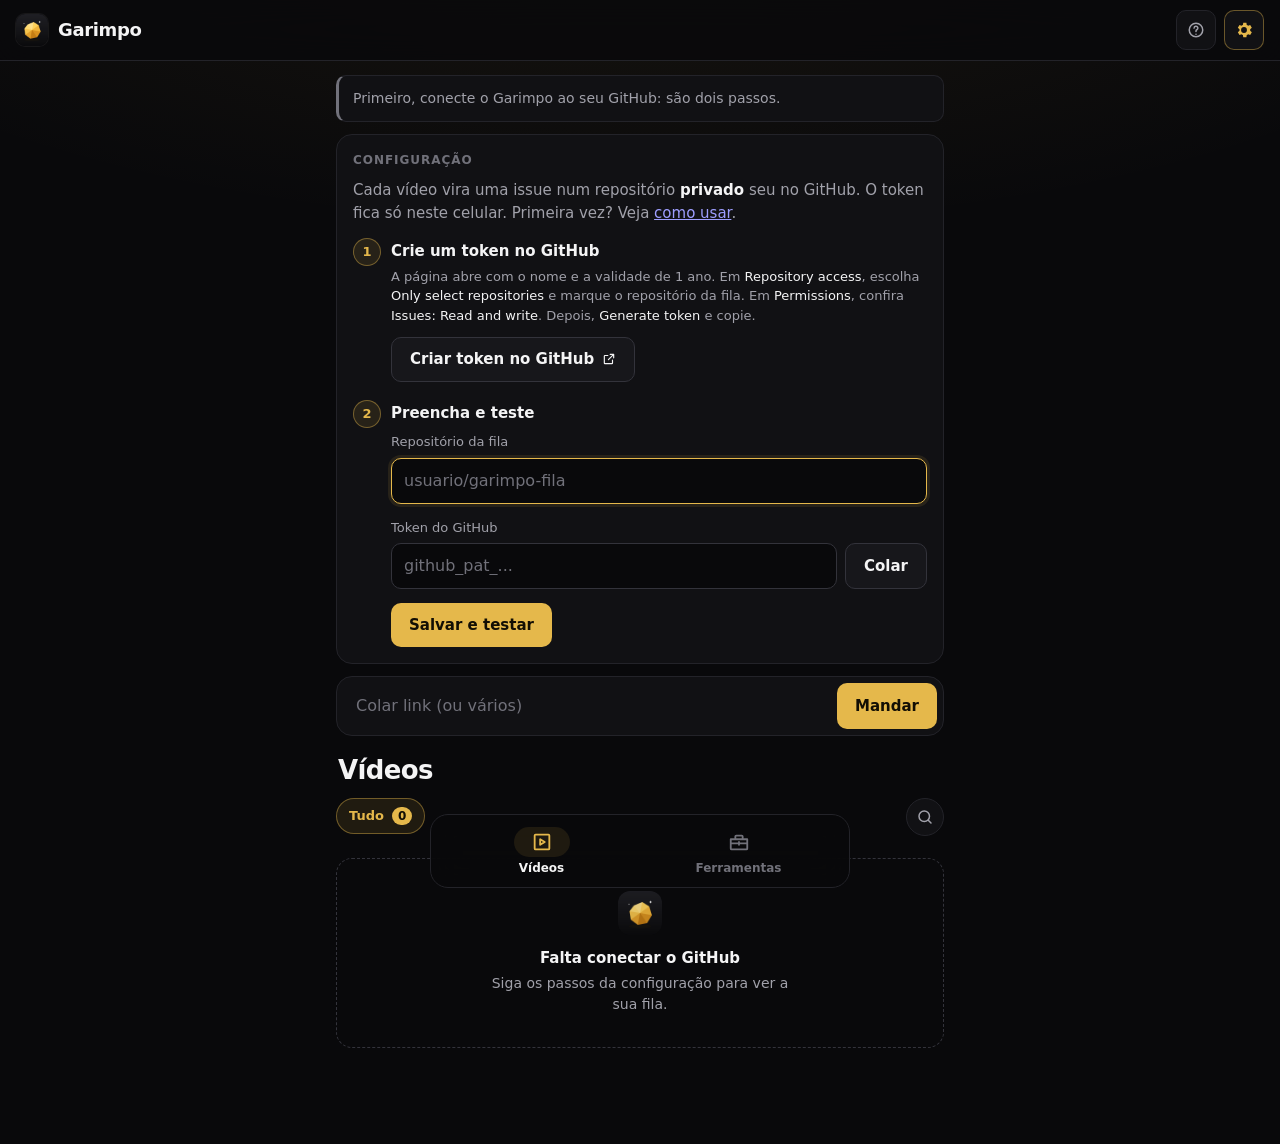
<file: index.html>
<!doctype html>
<html lang="pt-BR">
<head>
  <meta charset="utf-8">
  <meta name="viewport" content="width=device-width, initial-scale=1, viewport-fit=cover">
  <meta http-equiv="Content-Security-Policy"
        content="default-src 'self'; script-src 'self'; style-src 'self'; img-src 'self'; connect-src https://api.github.com; manifest-src 'self'; worker-src 'self'; base-uri 'none'; form-action 'none'">
  <meta name="referrer" content="no-referrer">
  <meta name="theme-color" content="#09090b">
  <meta name="color-scheme" content="dark">
  <meta name="description" content="Manda vídeos do Instagram para o Claude garimpar: só fica o que vale a pena.">
  <title>Garimpo</title>
  <link rel="manifest" href="manifest.webmanifest">
  <link rel="icon" href="icone-192.png" type="image/png">
  <link rel="apple-touch-icon" href="icone-192.png">
  <link rel="stylesheet" href="estilo.css?v=7">
  <script src="app.js?v=7" defer></script>
</head>
<body>
  <header class="topo">
    <div class="marca">
      <img src="icone-192.png" width="32" height="32" alt="">
      <div class="marca-texto">
        <h1>Garimpo</h1>
        <p id="atualizado" class="atualizado"></p>
      </div>
    </div>
    <div class="topo-acoes">
      <a class="botao-icone" href="ajuda.html" aria-label="Como usar">
        <svg class="ic" viewBox="0 0 24 24" width="18" height="18" aria-hidden="true"><path d="M12 21a9 9 0 1 0 0-18 9 9 0 0 0 0 18zM9.5 9.5a2.5 2.5 0 1 1 3.6 2.2c-.7.4-1.1.9-1.1 1.7V14M12 17.5v.01"/></svg>
      </a>
      <span id="offline" class="pilula-offline" hidden>Sem internet</span>
      <button type="button" id="atualizar" class="botao-icone" aria-label="Atualizar a lista">
        <svg class="ic" viewBox="0 0 24 24" width="18" height="18" aria-hidden="true"><path d="M20 12a8 8 0 1 1-2.34-5.66L20 8.5M20 3.5v5h-5"/></svg>
      </button>
      <button type="button" id="abrir-config" class="botao-icone" aria-label="Configurações" aria-controls="config" aria-expanded="false">
        <svg viewBox="0 0 24 24" width="20" height="20" aria-hidden="true"><path fill="currentColor" d="M19.4 13a7.6 7.6 0 0 0 0-2l2-1.6-2-3.4-2.4 1a7.4 7.4 0 0 0-1.7-1l-.4-2.6h-3.8l-.4 2.6a7.4 7.4 0 0 0-1.7 1l-2.4-1-2 3.4 2 1.6a7.6 7.6 0 0 0 0 2l-2 1.6 2 3.4 2.4-1a7.4 7.4 0 0 0 1.7 1l.4 2.6h3.8l.4-2.6a7.4 7.4 0 0 0 1.7-1l2.4 1 2-3.4-2-1.6zM12 15.5a3.5 3.5 0 1 1 0-7 3.5 3.5 0 0 1 0 7z"/></svg>
      </button>
    </div>
  </header>

  <main>
    <p id="aviso" class="aviso" role="alert" hidden></p>

    <section id="instalar-app" class="faixa" hidden aria-labelledby="titulo-instalar">
      <div class="faixa-texto">
        <h2 id="titulo-instalar" class="faixa-titulo">Instale o Garimpo</h2>
        <p class="suave pequeno">Assim ele aparece no Compartilhar do Instagram.</p>
      </div>
      <button type="button" id="instalar" class="botao botao-pequeno">Instalar</button>
      <button type="button" id="instalar-depois" class="faixa-fechar" aria-label="Agora não">
        <svg class="ic" viewBox="0 0 24 24" width="16" height="16" aria-hidden="true"><path d="M18 6 6 18M6 6l12 12"/></svg>
      </button>
    </section>

    <section id="config" class="cartao" hidden aria-labelledby="titulo-config">
      <div class="cartao-topo">
        <h2 id="titulo-config">Configuração</h2>
        <p id="conectado" class="conectado" hidden></p>
      </div>
      <p class="suave">Cada vídeo vira uma issue num repositório <strong>privado</strong> seu no GitHub. O token fica só
        neste celular. Primeira vez? Veja <a href="ajuda.html">como usar</a>.</p>
      <form id="form-config" novalidate>
        <ol class="passos">
          <li>
            <p class="passo-titulo">Crie um token no GitHub</p>
            <p class="suave pequeno">A página abre com o nome e a validade de 1 ano. Em <em>Repository access</em>,
              escolha <em>Only select repositories</em> e marque o repositório da fila. Em <em>Permissions</em>,
              confira <em>Issues: Read and write</em>. Depois, <em>Generate token</em> e copie.</p>
            <a class="botao botao-secundario botao-link" target="_blank" rel="noopener noreferrer"
               href="https://github.com/settings/personal-access-tokens/new?name=Garimpo+celular&amp;description=App+Garimpo%3A+so+as+issues+do+repositorio+da+fila&amp;expires_in=366&amp;issues=write">
              Criar token no GitHub
              <svg class="ic" viewBox="0 0 24 24" width="14" height="14" aria-hidden="true"><path d="M14 4h6v6M20 4l-9 9M18 14v5a1 1 0 0 1-1 1H5a1 1 0 0 1-1-1V7a1 1 0 0 1 1-1h5"/></svg>
            </a>
          </li>
          <li>
            <p class="passo-titulo">Preencha e teste</p>
            <label for="repo">Repositório da fila</label>
            <input id="repo" name="repo" type="text" inputmode="url" autocomplete="off" autocapitalize="off"
                   spellcheck="false" placeholder="usuario/garimpo-fila" required>
            <label for="token">Token do GitHub</label>
            <div class="linha-campo">
              <input id="token" name="token" type="password" autocomplete="off" autocapitalize="off" spellcheck="false"
                     placeholder="github_pat_..." required>
              <button type="button" id="colar-token" class="botao botao-secundario">Colar</button>
            </div>
            <div class="linha-botoes">
              <button type="submit" id="salvar-config" class="botao">Salvar e testar</button>
              <button type="button" id="apagar-config" class="botao botao-perigo">Apagar deste celular</button>
            </div>
          </li>
        </ol>
      </form>
    </section>

    <section id="compartilhado" class="cartao destaque" hidden aria-labelledby="titulo-compartilhado">
      <div class="recebido-topo">
        <span id="selo" class="selo" aria-hidden="true"></span>
        <div>
          <h2 id="titulo-compartilhado">Vídeo recebido</h2>
          <p id="estado-compartilhado" class="estado"></p>
        </div>
      </div>
      <p id="link-compartilhado" class="link-quebra"></p>
      <div id="andamento-compartilhado"></div>
      <p id="dica-compartilhado" class="suave pequeno" hidden>O PC baixa e transcreve sozinho (a cada 30 min). Depois é
        só pedir no Claude Code: “analisa os vídeos novos”. A resposta aparece aqui na lista.</p>
      <div id="veredito-anterior" hidden></div>
      <form id="form-nota" hidden novalidate>
        <label for="nota">Nota para o Claude <span class="apagado">(opcional)</span></label>
        <textarea id="nota" name="nota" rows="2" maxlength="500" placeholder="ex.: ver se serve pro Ultron"></textarea>
        <button type="submit" class="botao">Salvar nota</button>
      </form>
    </section>

    <form id="form-colar" class="barra-colar" novalidate>
      <label for="link-colado" class="so-leitor">Link do vídeo</label>
      <input id="link-colado" name="link" type="text" inputmode="url" autocomplete="off" autocapitalize="off"
             spellcheck="false" placeholder="Colar link (ou vários)">
      <button type="submit" class="botao">Mandar</button>
    </form>

    <section id="secao-pendentes" class="cartao" hidden aria-labelledby="titulo-pendentes">
      <h2 id="titulo-pendentes">Ainda não enviados</h2>
      <p class="suave pequeno">Ficaram neste celular porque a internet ou o GitHub falhou.</p>
      <ul id="lista-pendentes" class="lista-simples"></ul>
      <button type="button" id="reenviar" class="botao">Tentar de novo</button>
    </section>

    <section class="painel" aria-labelledby="titulo-vista">
      <div class="cabecalho-vista">
        <h2 id="titulo-vista" class="titulo-vista">Vídeos</h2>
        <p id="resumo" class="resumo"></p>
      </div>
      <div class="linha-filtros">
        <div id="filtros" class="filtros" role="group" aria-label="Filtrar"></div>
        <button type="button" id="abrir-busca" class="botao-icone botao-busca" aria-label="Buscar" aria-controls="busca" aria-expanded="false">
          <svg class="ic" viewBox="0 0 24 24" width="18" height="18" aria-hidden="true"><path d="M11 18a7 7 0 1 0 0-14 7 7 0 0 0 0 14zM20 20l-4-4"/></svg>
        </button>
      </div>
      <label for="busca" class="so-leitor">Buscar</label>
      <input id="busca" type="search" class="busca" placeholder="Buscar ferramenta, nota ou análise" autocomplete="off" hidden>
      <p id="dica-fila" class="dica" hidden>
        <svg class="ic" viewBox="0 0 24 24" width="16" height="16" aria-hidden="true"><path d="M12 7v5l3 2M12 21a9 9 0 1 0 0-18 9 9 0 0 0 0 18z"/></svg>
        <span id="dica-fila-texto"></span>
      </p>
      <ul id="fila" class="fila"></ul>
      <div id="carregando" class="esqueletos" hidden aria-hidden="true">
        <div class="esqueleto"></div><div class="esqueleto"></div><div class="esqueleto"></div>
      </div>
      <div id="fila-vazia" class="vazio" hidden>
        <img src="icone-192.png" width="44" height="44" alt="">
        <p id="fila-vazia-titulo" class="vazio-titulo"></p>
        <p id="fila-vazia-texto" class="vazio-texto"></p>
      </div>
    </section>
  </main>

  <nav id="vistas" class="abas" aria-label="Seções">
    <button type="button" data-vista="videos" aria-pressed="true">
      <span class="aba-icone">
        <svg class="ic" viewBox="0 0 24 24" width="22" height="22" aria-hidden="true"><path d="M5 4h14a1 1 0 0 1 1 1v14a1 1 0 0 1-1 1H5a1 1 0 0 1-1-1V5a1 1 0 0 1 1-1zM10 9v6l5-3z"/></svg>
        <span id="n-novos" class="aba-n"></span>
      </span>
      <span class="aba-nome">Vídeos</span>
    </button>
    <button type="button" data-vista="ferramentas" aria-pressed="false">
      <span class="aba-icone">
        <svg class="ic" viewBox="0 0 24 24" width="22" height="22" aria-hidden="true"><path d="M3 9h18v10a1 1 0 0 1-1 1H4a1 1 0 0 1-1-1zM8 9V6a1 1 0 0 1 1-1h6a1 1 0 0 1 1 1v3M3 13.5h18M12 12v3"/></svg>
        <span id="n-ferramentas" class="aba-n aba-n-neutro"></span>
      </span>
      <span class="aba-nome">Ferramentas</span>
    </button>
  </nav>

  <div id="toast" class="toast" role="status" aria-live="polite" hidden></div>
</body>
</html>
</file>
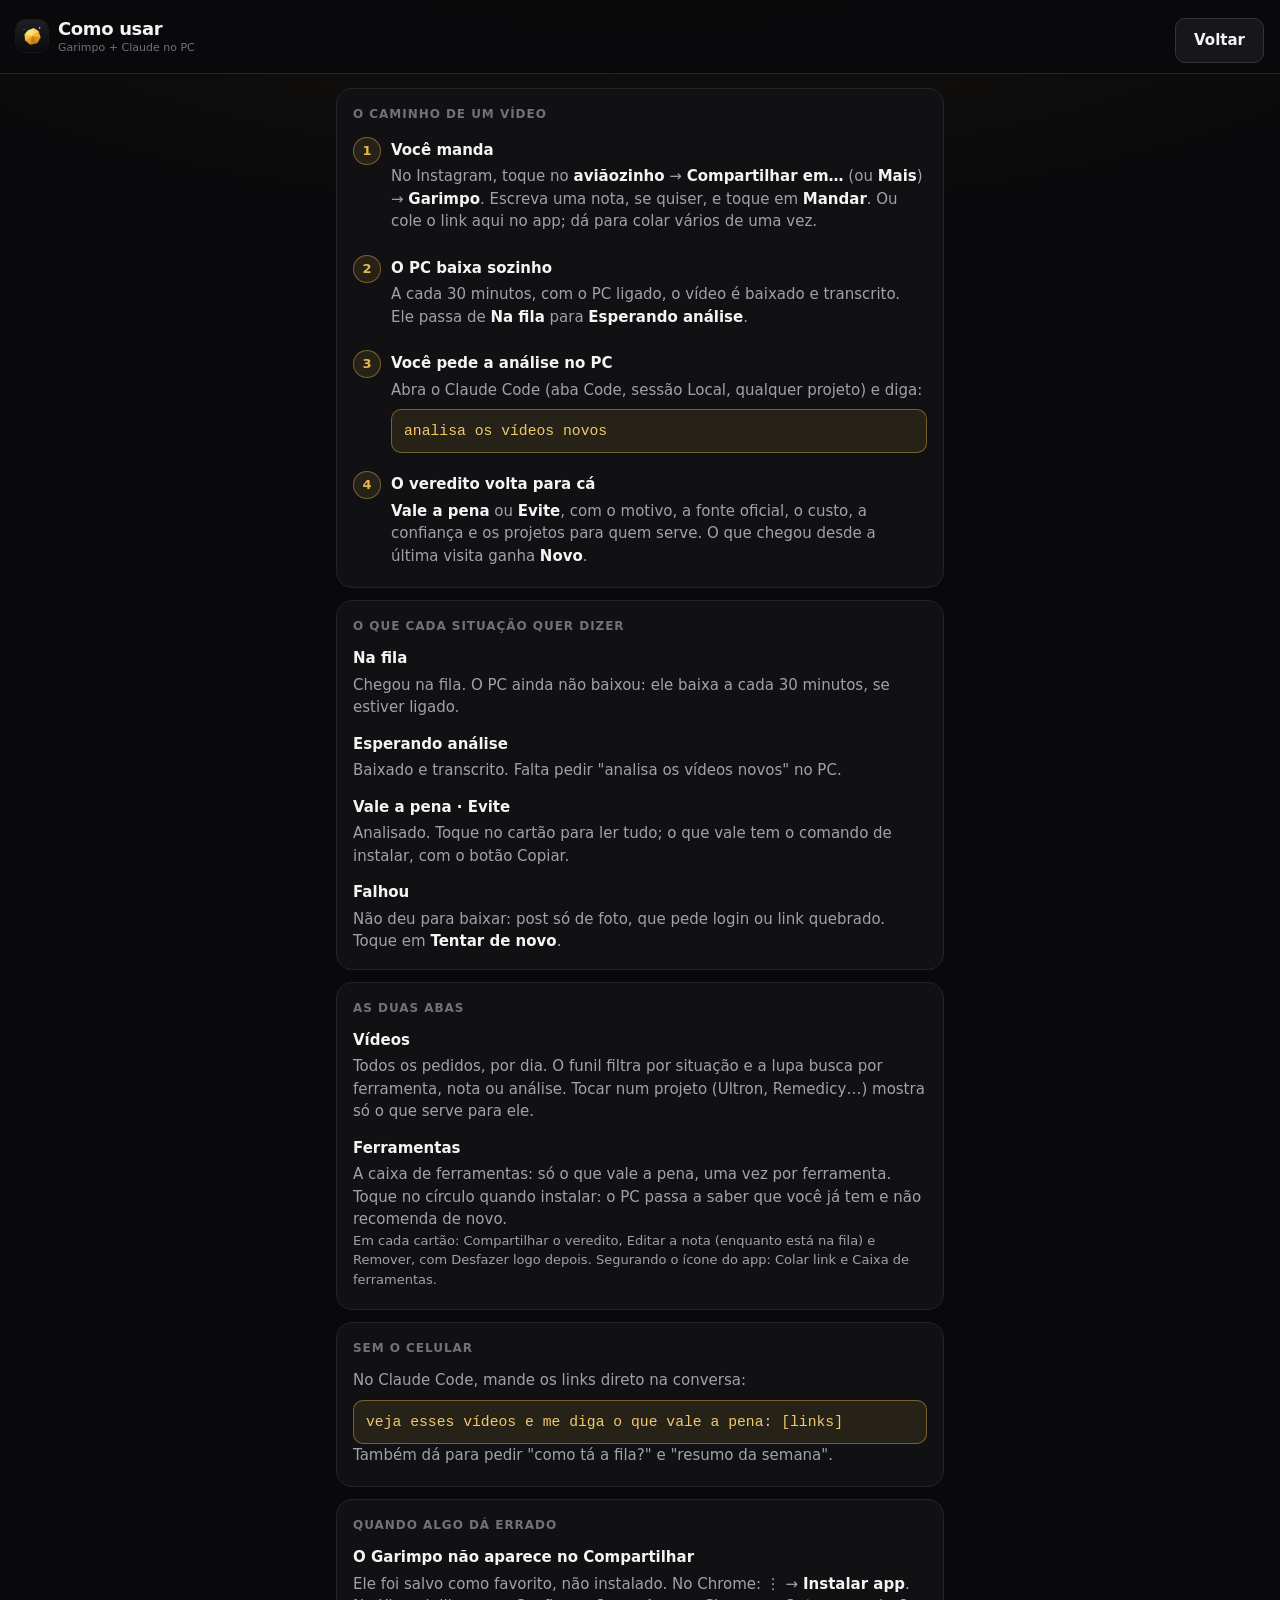
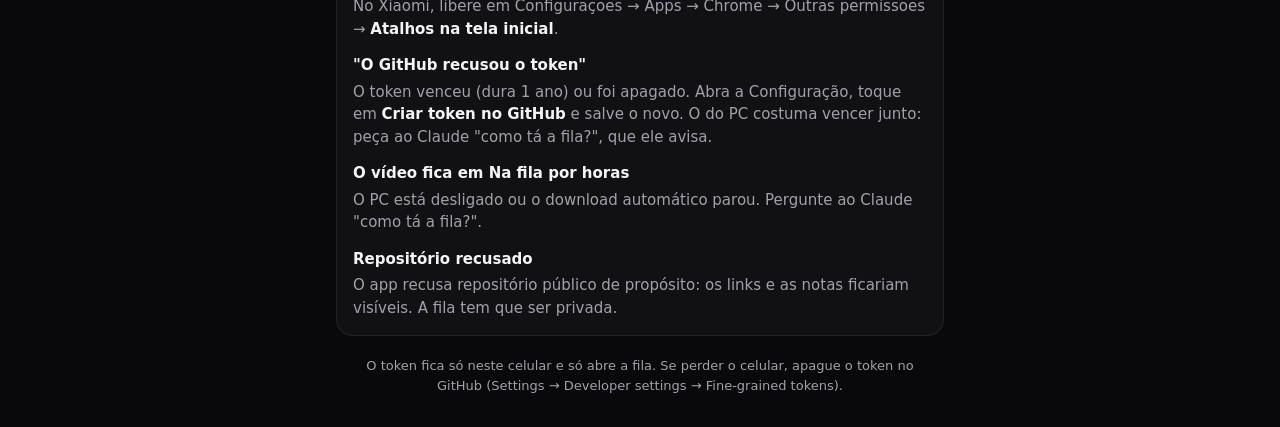
<file: ajuda.html>
<!doctype html>
<html lang="pt-BR">
<head>
  <meta charset="utf-8">
  <meta name="viewport" content="width=device-width, initial-scale=1, viewport-fit=cover">
  <meta http-equiv="Content-Security-Policy"
        content="default-src 'self'; script-src 'none'; style-src 'self'; img-src 'self'; manifest-src 'self'; base-uri 'none'; form-action 'none'">
  <meta name="referrer" content="no-referrer">
  <meta name="theme-color" content="#09090b">
  <meta name="color-scheme" content="dark">
  <title>Como usar · Garimpo</title>
  <link rel="manifest" href="manifest.webmanifest">
  <link rel="icon" href="icone-192.png" type="image/png">
  <link rel="stylesheet" href="estilo.css?v=7">
</head>
<body>
  <header class="topo">
    <div class="marca">
      <img src="icone-192.png" width="32" height="32" alt="">
      <div class="marca-texto">
        <h1>Como usar</h1>
        <p class="atualizado">Garimpo + Claude no PC</p>
      </div>
    </div>
    <div class="topo-acoes">
      <a class="botao botao-secundario botao-link" href="./">Voltar</a>
    </div>
  </header>

  <main class="ajuda">
    <section class="cartao">
      <h2>O caminho de um vídeo</h2>
      <ol class="passos">
        <li>
          <p class="passo-titulo">Você manda</p>
          <p class="suave">No Instagram, toque no <strong>aviãozinho</strong> → <strong>Compartilhar em…</strong> (ou
            <strong>Mais</strong>) → <strong>Garimpo</strong>. Escreva uma nota, se quiser, e toque em
            <strong>Mandar</strong>. Ou cole o link aqui no app; dá para colar vários de uma vez.</p>
        </li>
        <li>
          <p class="passo-titulo">O PC baixa sozinho</p>
          <p class="suave">A cada 30 minutos, com o PC ligado, o vídeo é baixado e transcrito. Ele passa de
            <strong>Na fila</strong> para <strong>Esperando análise</strong>.</p>
        </li>
        <li>
          <p class="passo-titulo">Você pede a análise no PC</p>
          <p class="suave">Abra o Claude Code (aba Code, sessão Local, qualquer projeto) e diga:</p>
          <p class="frase-ajuda">analisa os vídeos novos</p>
        </li>
        <li>
          <p class="passo-titulo">O veredito volta para cá</p>
          <p class="suave"><strong>Vale a pena</strong> ou <strong>Evite</strong>, com o motivo, a fonte oficial, o
            custo, a confiança e os projetos para quem serve. O que chegou desde a última visita ganha
            <strong>Novo</strong>.</p>
        </li>
      </ol>
    </section>

    <section class="cartao">
      <h2>O que cada situação quer dizer</h2>
      <dl class="lista-ajuda">
        <dt>Na fila</dt>
        <dd>Chegou na fila. O PC ainda não baixou: ele baixa a cada 30 minutos, se estiver ligado.</dd>
        <dt>Esperando análise</dt>
        <dd>Baixado e transcrito. Falta pedir "analisa os vídeos novos" no PC.</dd>
        <dt>Vale a pena · Evite</dt>
        <dd>Analisado. Toque no cartão para ler tudo; o que vale tem o comando de instalar, com o botão Copiar.</dd>
        <dt>Falhou</dt>
        <dd>Não deu para baixar: post só de foto, que pede login ou link quebrado. Toque em <strong>Tentar de
          novo</strong>.</dd>
      </dl>
    </section>

    <section class="cartao">
      <h2>As duas abas</h2>
      <dl class="lista-ajuda">
        <dt>Vídeos</dt>
        <dd>Todos os pedidos, por dia. O funil filtra por situação e a lupa busca por ferramenta, nota ou análise.
          Tocar num projeto (Ultron, Remedicy…) mostra só o que serve para ele.</dd>
        <dt>Ferramentas</dt>
        <dd>A caixa de ferramentas: só o que vale a pena, uma vez por ferramenta. Toque no círculo quando instalar:
          o PC passa a saber que você já tem e não recomenda de novo.</dd>
      </dl>
      <p class="suave pequeno">Em cada cartão: Compartilhar o veredito, Editar a nota (enquanto está na fila) e Remover,
        com Desfazer logo depois. Segurando o ícone do app: Colar link e Caixa de ferramentas.</p>
    </section>

    <section class="cartao">
      <h2>Sem o celular</h2>
      <p class="suave">No Claude Code, mande os links direto na conversa:</p>
      <p class="frase-ajuda">veja esses vídeos e me diga o que vale a pena: [links]</p>
      <p class="suave">Também dá para pedir "como tá a fila?" e "resumo da semana".</p>
    </section>

    <section class="cartao">
      <h2>Quando algo dá errado</h2>
      <dl class="lista-ajuda">
        <dt>O Garimpo não aparece no Compartilhar</dt>
        <dd>Ele foi salvo como favorito, não instalado. No Chrome: ⋮ → <strong>Instalar app</strong>. No Xiaomi,
          libere em Configurações → Apps → Chrome → Outras permissões → <strong>Atalhos na tela inicial</strong>.</dd>
        <dt>"O GitHub recusou o token"</dt>
        <dd>O token venceu (dura 1 ano) ou foi apagado. Abra a Configuração, toque em <strong>Criar token no
          GitHub</strong> e salve o novo. O do PC costuma vencer junto: peça ao Claude "como tá a fila?", que ele
          avisa.</dd>
        <dt>O vídeo fica em Na fila por horas</dt>
        <dd>O PC está desligado ou o download automático parou. Pergunte ao Claude "como tá a fila?".</dd>
        <dt>Repositório recusado</dt>
        <dd>O app recusa repositório público de propósito: os links e as notas ficariam visíveis. A fila tem que ser
          privada.</dd>
      </dl>
    </section>

    <p class="rodape-ajuda suave pequeno">O token fica só neste celular e só abre a fila. Se perder o celular, apague o
      token no GitHub (Settings → Developer settings → Fine-grained tokens).</p>
  </main>
</body>
</html>
</file>
<file: estilo.css>
/* Garimpo: tema unico, escuro. Preto, cinzas neutros e um dourado so para acao, marca e o que e novo. */
:root {
  --fundo: #09090b;
  --superficie: #111114;
  --superficie-2: #17171b;
  --superficie-3: #1f1f24;
  --borda: #232329;
  --borda-forte: #33333b;
  --texto: #f4f4f5;
  --suave: #a1a1aa;
  --apagado: #71717a;
  --ouro: #e5b84b;
  --ouro-forte: #f2c96a;
  --ouro-fundo: rgba(229, 184, 75, .1);
  --ouro-borda: rgba(229, 184, 75, .42);
  --sobre-ouro: #120e04;
  --ok: #4ade80;
  --ok-fundo: rgba(74, 222, 128, .1);
  --erro: #f87171;
  --erro-fundo: rgba(248, 113, 113, .1);
  --raio: 16px;
  --raio-p: 10px;
  --mono: ui-monospace, "Cascadia Mono", "SFMono-Regular", Consolas, "Roboto Mono", monospace;
  color-scheme: dark;
}

* { box-sizing: border-box; }

html { -webkit-text-size-adjust: 100%; background: var(--fundo); }

body {
  margin: 0;
  min-height: 100vh;
  min-height: 100dvh;
  background:
    radial-gradient(120% 60% at 50% -10%, rgba(229, 184, 75, .07), transparent 60%),
    var(--fundo);
  background-attachment: fixed;
  color: var(--texto);
  font: 15px/1.5 system-ui, -apple-system, "Segoe UI", Roboto, "Helvetica Neue", sans-serif;
  -webkit-font-smoothing: antialiased;
  -webkit-tap-highlight-color: transparent;
}

[hidden] { display: none !important; }

.ic {
  flex: none;
  fill: none;
  stroke: currentColor;
  stroke-width: 2;
  stroke-linecap: round;
  stroke-linejoin: round;
}

/* ------------------------------------------------------------------ topo */

.topo {
  position: sticky;
  top: 0;
  z-index: 2;
  display: flex;
  align-items: center;
  justify-content: space-between;
  gap: 12px;
  padding: max(10px, env(safe-area-inset-top)) 16px 10px;
  background: rgba(9, 9, 11, .82);
  -webkit-backdrop-filter: blur(16px) saturate(140%);
  backdrop-filter: blur(16px) saturate(140%);
  border-bottom: 1px solid var(--borda);
}

.marca { display: flex; align-items: center; gap: 10px; min-width: 0; }
.marca-texto { min-width: 0; }
.atualizado { margin: 1px 0 0; font-size: .6875rem; line-height: 1.2; color: var(--apagado); white-space: nowrap; }
.atualizado:empty { display: none; }
.marca img { display: block; border-radius: 9px; box-shadow: 0 0 0 1px rgba(255, 255, 255, .06); }
.topo-acoes { display: flex; align-items: center; gap: 8px; }

h1 { margin: 0; font-size: 1.125rem; font-weight: 750; line-height: 1.2; letter-spacing: -.02em; }

h2 {
  margin: 0 0 12px;
  font-size: .75rem;
  font-weight: 600;
  letter-spacing: .08em;
  text-transform: uppercase;
  color: var(--apagado);
}

.pilula-offline {
  padding: 3px 10px;
  border-radius: 999px;
  background: var(--erro-fundo);
  color: var(--erro);
  font-size: .75rem;
  font-weight: 600;
}

main {
  max-width: 640px;
  margin: 0 auto;
  padding: 14px 16px calc(env(safe-area-inset-bottom) + 96px);
  display: grid;
  grid-template-columns: minmax(0, 1fr); /* um comando longo nao alarga a pagina */
  gap: 12px;
}

/* ------------------------------------------------------------------ blocos */

.cartao {
  background: var(--superficie);
  border: 1px solid var(--borda);
  border-radius: var(--raio);
  padding: 16px;
}

.cartao-topo { display: flex; align-items: center; justify-content: space-between; gap: 10px; flex-wrap: wrap; margin-bottom: 10px; }
.cartao-topo h2 { margin: 0; }

.destaque {
  border-color: var(--ouro-borda);
  box-shadow: 0 0 0 1px rgba(229, 184, 75, .06), 0 14px 34px -16px rgba(229, 184, 75, .35);
}

.suave { color: var(--suave); margin: 0 0 4px; }
.apagado { color: var(--apagado); font-weight: 400; }
.pequeno { font-size: .8125rem; }
strong { color: var(--texto); font-weight: 600; }
em { font-style: normal; color: var(--texto); }
.so-leitor {
  position: absolute; width: 1px; height: 1px; overflow: hidden;
  clip: rect(0 0 0 0); white-space: nowrap;
}

.conectado {
  display: inline-flex;
  align-items: center;
  gap: 8px;
  margin: 0;
  padding: 4px 10px;
  border-radius: 999px;
  background: var(--ok-fundo);
  color: var(--ok);
  font-size: .8125rem;
  font-weight: 600;
}
.conectado::before { content: ""; width: 6px; height: 6px; border-radius: 50%; background: currentColor; }

/* instalar: uma faixa fina, que some com "Agora nao" */
.faixa {
  display: flex;
  align-items: center;
  gap: 10px;
  padding: 10px 6px 10px 14px;
  border: 1px solid var(--ouro-borda);
  border-radius: var(--raio);
  background: linear-gradient(90deg, rgba(229, 184, 75, .1), rgba(229, 184, 75, .03));
}
.faixa-texto { flex: 1; min-width: 0; }
.faixa-titulo { margin: 0; font-size: .875rem; letter-spacing: normal; text-transform: none; color: var(--texto); }
.faixa-texto .suave { margin: 0; font-size: .75rem; }
.botao-pequeno { min-height: 36px; padding: 6px 14px; font-size: .875rem; }
.faixa-fechar {
  flex: none;
  display: grid;
  place-items: center;
  width: 36px;
  height: 36px;
  border: 0;
  border-radius: 50%;
  background: transparent;
  color: var(--apagado);
  cursor: pointer;
}
.faixa-fechar:active { background: var(--superficie-3); color: var(--texto); }

/* passos da configuracao */
.passos { list-style: none; margin: 14px 0 0; padding: 0; counter-reset: passo; display: grid; grid-template-columns: minmax(0, 1fr); gap: 18px; }
.passos > li { position: relative; padding-left: 38px; counter-increment: passo; }
.passos > li::before {
  content: counter(passo);
  position: absolute;
  left: 0;
  top: 0;
  display: grid;
  place-items: center;
  width: 26px;
  height: 26px;
  border-radius: 50%;
  background: var(--ouro-fundo);
  border: 1px solid var(--ouro-borda);
  color: var(--ouro);
  font-size: .8125rem;
  font-weight: 700;
}
#config[data-conectado="sim"] .passos > li::before { content: "✓"; background: var(--ok-fundo); border-color: transparent; color: var(--ok); }
.passo-titulo { margin: 2px 0 4px; font-weight: 600; }
.passos label:first-of-type { margin-top: 8px; }

/* ------------------------------------------------------------------ formularios */

label { display: block; margin: 14px 0 6px; font-size: .8125rem; font-weight: 500; color: var(--suave); }

input, textarea {
  width: 100%;
  min-height: 44px;
  padding: 10px 12px;
  border: 1px solid var(--borda-forte);
  border-radius: var(--raio-p);
  background: var(--fundo);
  color: var(--texto);
  font: inherit;
  font-size: 16px; /* evita o zoom do Chrome ao focar */
}

input::placeholder, textarea::placeholder { color: var(--apagado); }
textarea { resize: vertical; }

input:focus, textarea:focus { outline: none; border-color: var(--ouro); box-shadow: 0 0 0 3px var(--ouro-fundo); }
button:focus-visible, a:focus-visible {
  outline: 2px solid var(--ouro);
  outline-offset: 2px;
}

.botao {
  display: inline-flex;
  align-items: center;
  justify-content: center;
  gap: 8px;
  min-height: 44px;
  padding: 10px 18px;
  border: 0;
  border-radius: var(--raio-p);
  background: var(--ouro);
  color: var(--sobre-ouro);
  font: inherit;
  font-weight: 650;
  text-decoration: none;
  cursor: pointer;
  touch-action: manipulation;
  user-select: none;
  white-space: nowrap;
}

.botao:active { background: var(--ouro-forte); transform: scale(.98); }
.botao:disabled { opacity: .5; cursor: default; transform: none; }

.botao-secundario {
  background: var(--superficie-2);
  color: var(--texto);
  border: 1px solid var(--borda-forte);
}
.botao-secundario:active { background: var(--superficie-3); }
.botao-link { margin-top: 8px; }

.botao-perigo {
  background: transparent;
  color: var(--suave);
  border: 1px solid var(--borda-forte);
}
.botao-perigo:active { color: var(--erro); border-color: var(--erro); background: transparent; }

.botao-icone {
  display: grid;
  place-items: center;
  width: 40px;
  height: 40px;
  border: 1px solid var(--borda);
  border-radius: var(--raio-p);
  background: var(--superficie);
  color: var(--suave);
  cursor: pointer;
  touch-action: manipulation;
}
.botao-icone:active { background: var(--superficie-2); }
.botao-icone[aria-expanded="true"] { color: var(--ouro); border-color: var(--ouro-borda); }
.botao-icone:disabled { cursor: default; }

.linha-botoes { display: flex; flex-wrap: wrap; gap: 8px; margin-top: 14px; }
.linha-campo { display: flex; gap: 8px; }
.linha-campo input { flex: 1; min-width: 0; }
#form-nota .botao { margin-top: 10px; }

.barra-colar {
  display: flex;
  gap: 8px;
  padding: 6px;
  border: 1px solid var(--borda);
  border-radius: var(--raio);
  background: var(--superficie);
}
.barra-colar input { flex: 1; min-width: 0; border-color: transparent; background: transparent; }
.barra-colar input:focus { border-color: var(--ouro-borda); background: var(--fundo); }

/* ------------------------------------------------------------------ mensagens */

.aviso {
  margin: 0;
  padding: 12px 14px;
  border: 1px solid var(--borda);
  border-left: 3px solid var(--apagado);
  border-radius: var(--raio-p);
  background: var(--superficie);
  color: var(--suave);
  font-size: .875rem;
}
.aviso[data-tipo="erro"] { border-left-color: var(--erro); color: var(--erro); background: var(--erro-fundo); }
.aviso[data-tipo="ok"] { border-left-color: var(--ok); color: var(--ok); background: var(--ok-fundo); }

.toast {
  position: fixed;
  left: 50%;
  bottom: calc(env(safe-area-inset-bottom) + 88px); /* acima da barra de abas */
  z-index: 3;
  max-width: calc(100% - 32px);
  padding: 10px 16px;
  border: 1px solid var(--borda-forte);
  border-radius: 999px;
  background: var(--superficie-3);
  color: var(--texto);
  font-size: .875rem;
  font-weight: 500;
  box-shadow: 0 12px 30px -10px rgba(0, 0, 0, .7);
  transform: translate(-50%, 12px);
  opacity: 0;
  display: flex;
  align-items: center;
  gap: 14px;
  width: max-content;
}
.toast.visivel { transform: translate(-50%, 0); opacity: 1; }
.toast:has(.toast-acao) { padding: 6px 6px 6px 16px; }
.toast-acao {
  min-height: 34px;
  padding: 0 14px;
  border: 0;
  border-radius: 999px;
  background: var(--ouro-fundo);
  color: var(--ouro);
  font: inherit;
  font-weight: 700;
  cursor: pointer;
}
.toast-acao:active { background: var(--ouro); color: var(--sobre-ouro); }

/* ------------------------------------------------------------------ video recebido */

.recebido-topo { display: flex; align-items: center; gap: 12px; margin-bottom: 10px; }
.recebido-topo h2 { margin: 0 0 2px; }

.selo {
  flex: none;
  display: grid;
  place-items: center;
  width: 36px;
  height: 36px;
  border-radius: 50%;
  background: var(--superficie-3);
  color: var(--suave);
}
.selo::before { content: ""; width: 14px; height: 14px; border-radius: 50%; border: 2px solid currentColor; border-right-color: transparent; }
.selo[data-tipo="ok"] { background: var(--ok-fundo); color: var(--ok); }
.selo[data-tipo="ok"]::before {
  width: 12px; height: 7px; border: 0; border-radius: 0;
  border-left: 2.5px solid currentColor; border-bottom: 2.5px solid currentColor;
  transform: translateY(-2px) rotate(-45deg);
}
.selo[data-tipo="erro"] { background: var(--erro-fundo); color: var(--erro); }
.selo[data-tipo="erro"]::before { content: "!"; width: auto; height: auto; border: 0; font-weight: 800; font-size: 1.05rem; }
.selo[data-tipo="espera"] { background: var(--ouro-fundo); color: var(--ouro); }

.estado { margin: 0; font-weight: 600; font-size: .9375rem; }
.estado[data-tipo="ok"] { color: var(--ok); }
.estado[data-tipo="erro"] { color: var(--erro); }

.link-quebra { margin: 0 0 4px; overflow-wrap: anywhere; font-size: .8125rem; color: var(--apagado); }
#andamento-compartilhado:not(:empty) { margin-bottom: 10px; }
#veredito-anterior { margin-top: 10px; }
#dica-compartilhado { margin: 0; }

.lista-simples { margin: 0 0 12px; padding-left: 18px; overflow-wrap: anywhere; font-size: .875rem; color: var(--suave); }

/* ------------------------------------------------------------------ cabecalho, filtros e busca */

.painel { display: grid; grid-template-columns: minmax(0, 1fr); gap: 10px; margin-top: 6px; }

/* titulo grande de cada aba, com o resumo embaixo */
.cabecalho-vista { padding: 2px 2px 0; }
.titulo-vista {
  margin: 0;
  font-size: 1.625rem;
  font-weight: 750;
  line-height: 1.15;
  letter-spacing: -.025em;
  text-transform: none;
  color: var(--texto);
}
.resumo { margin: 3px 0 0; font-size: .8125rem; color: var(--suave); }
.resumo:empty { display: none; }

.linha-filtros { display: flex; align-items: center; gap: 8px; }
.linha-filtros .filtros {
  flex: 1;
  min-width: 0;
  margin-right: 0;
  padding-right: 18px;
  /* a ponta some aos poucos: mostra que a fileira de filtros rola para o lado */
  -webkit-mask-image: linear-gradient(90deg, #000 calc(100% - 28px), transparent);
  mask-image: linear-gradient(90deg, #000 calc(100% - 28px), transparent);
}
.botao-busca { flex: none; width: 38px; height: 38px; border-radius: 999px; }
.botao-busca[aria-expanded="true"] { color: var(--ouro); border-color: var(--ouro-borda); }

.filtros {
  display: flex;
  gap: 8px;
  overflow-x: auto;
  margin: 0 -16px;
  padding: 2px 16px 4px;
  scrollbar-width: none;
  overscroll-behavior-x: contain;
}
.filtros::-webkit-scrollbar { display: none; }

.filtro {
  flex: none;
  display: inline-flex;
  align-items: center;
  gap: 8px;
  min-height: 36px;
  padding: 0 12px;
  border: 1px solid var(--borda);
  border-radius: 999px;
  background: var(--superficie);
  color: var(--suave);
  font: inherit;
  font-size: .8125rem;
  font-weight: 600;
  cursor: pointer;
  touch-action: manipulation;
}
.filtro-n {
  min-width: 20px;
  padding: 0 6px;
  border-radius: 999px;
  background: var(--superficie-3);
  color: var(--suave);
  font-size: .75rem;
  font-variant-numeric: tabular-nums;
  text-align: center;
}
.filtro[aria-pressed="true"] { border-color: var(--ouro-borda); background: var(--ouro-fundo); color: var(--ouro); }
.filtro[aria-pressed="true"] .filtro-n { background: var(--ouro); color: var(--sobre-ouro); }
.filtro-novos { border-color: var(--ouro-borda); color: var(--ouro); }
.filtro-novos::before { content: ""; width: 6px; height: 6px; border-radius: 50%; background: var(--ouro); }
.filtro-projeto { gap: 6px; border-color: var(--ouro); background: var(--ouro); color: var(--sobre-ouro); }
.filtro-projeto .ic { stroke-width: 2.6; }

.busca { min-height: 42px; border-color: var(--borda); background: var(--superficie); }

.dica {
  display: flex;
  align-items: flex-start;
  gap: 10px;
  margin: 0;
  padding: 10px 12px;
  border: 1px solid rgba(229, 184, 75, .2);
  border-radius: var(--raio-p);
  background: var(--ouro-fundo);
  color: var(--suave);
  font-size: .8125rem;
}
.dica .ic { margin-top: 2px; color: var(--ouro); }

/* ------------------------------------------------------------------ lista */

.fila { list-style: none; margin: 0; padding: 0; display: grid; grid-template-columns: minmax(0, 1fr); gap: 10px; }

.grupo { display: flex; align-items: center; gap: 10px; margin-top: 6px; }
.grupo:first-child { margin-top: 0; }
.grupo h3 {
  margin: 0;
  font-size: .6875rem;
  font-weight: 600;
  letter-spacing: .09em;
  text-transform: uppercase;
  color: var(--apagado);
}
.grupo::after { content: ""; flex: 1; height: 1px; background: var(--borda); }

.item {
  --cor: var(--borda-forte);
  --cor-fundo: var(--superficie-3);
  position: relative;
  padding: 14px 14px 14px 16px;
  border: 1px solid var(--borda);
  border-radius: var(--raio);
  background: var(--superficie);
  overflow: hidden;
}
.item::before { content: ""; position: absolute; inset: 0 auto 0 0; width: 3px; background: var(--cor); }
.item[data-situacao="vale"] { --cor: var(--ok); --cor-fundo: var(--ok-fundo); }
.item[data-situacao="evite"], .item[data-situacao="falhou"] { --cor: var(--erro); --cor-fundo: var(--erro-fundo); }
.item[data-situacao="esperando"], .item[data-situacao="fila"] { --cor: var(--ouro-borda); --cor-fundo: var(--ouro-fundo); }
.item[data-novo] { border-color: var(--ouro-borda); box-shadow: 0 10px 28px -18px rgba(229, 184, 75, .5); }

.item-topo { display: flex; align-items: flex-start; gap: 12px; }
.item-icone {
  flex: none;
  display: grid;
  place-items: center;
  width: 34px;
  height: 34px;
  border-radius: 50%;
  background: var(--cor-fundo);
  color: var(--cor);
}
.item[data-situacao="fila"] .item-icone, .item[data-situacao="esperando"] .item-icone { color: var(--ouro); }
.item-icone .ic { stroke-width: 2.4; }
.item-bloco { min-width: 0; flex: 1; }
.item-titulo { margin: 1px 0 0; font-size: 1rem; font-weight: 650; line-height: 1.3; letter-spacing: -.01em; overflow-wrap: anywhere; }
.item-meta { margin: 3px 0 0; font-size: .8125rem; color: var(--apagado); }
.item-meta .sep { margin: 0 6px; opacity: .7; }
.status { font-weight: 600; color: var(--suave); }
.status[data-tipo="ok"] { color: var(--ok); }
.status[data-tipo="erro"] { color: var(--erro); }
.status[data-tipo="espera"], .status[data-tipo="fila"] { color: var(--ouro); }

.novo {
  display: inline-block;
  vertical-align: 2px;
  padding: 1px 7px;
  border-radius: 999px;
  background: var(--ouro);
  color: var(--sobre-ouro);
  font-size: .625rem;
  font-weight: 800;
  letter-spacing: .06em;
  text-transform: uppercase;
}

.item-nota {
  margin: 12px 0 0;
  padding: 8px 10px;
  border-radius: var(--raio-p);
  background: var(--superficie-2);
  font-size: .875rem;
  color: var(--suave);
  overflow-wrap: anywhere;
}
.item-nota-rotulo {
  display: block;
  margin-bottom: 2px;
  font-size: .6875rem;
  font-weight: 600;
  letter-spacing: .06em;
  text-transform: uppercase;
  color: var(--apagado);
}

/* analise (o veredito do Claude) */
.analise {
  margin: 12px 0 0;
  padding: 12px;
  border: 1px solid var(--borda);
  border-radius: var(--raio-p);
  background: var(--superficie-2);
  font-size: .875rem;
  line-height: 1.55;
}
.analise-carregar { padding: 2px 4px; border-color: transparent; background: transparent; }
.analise-texto { margin: 0; white-space: pre-wrap; overflow-wrap: anywhere; color: #e4e4e7; }
.analise-texto.fechado {
  display: -webkit-box;
  -webkit-box-orient: vertical;
  -webkit-line-clamp: 5;
  line-clamp: 5;
  overflow: hidden;
}
.ver-tudo {
  margin: 4px 0 0;
  padding: 4px 0;
  border: 0;
  background: none;
  color: var(--ouro);
  font: inherit;
  font-size: .8125rem;
  font-weight: 600;
  cursor: pointer;
}
.analise-linha {
  display: flex;
  flex-wrap: wrap;
  align-items: center;
  gap: 6px;
  margin-top: 10px;
  padding-top: 10px;
  border-top: 1px solid var(--borda);
}
.analise-linha + .analise-linha { margin-top: 8px; padding-top: 0; border-top: 0; }
.analise-rotulo {
  margin-right: 4px;
  font-size: .6875rem;
  font-weight: 600;
  letter-spacing: .06em;
  text-transform: uppercase;
  color: var(--apagado);
}
.analise-rotulo-bloco { display: block; margin: 10px 0 6px; }
.tag {
  min-height: 28px;
  padding: 2px 10px;
  border: 1px solid var(--ouro-borda);
  border-radius: 999px;
  background: transparent;
  color: var(--ouro-forte);
  font: inherit;
  font-size: .75rem;
  font-weight: 600;
  cursor: pointer;
  touch-action: manipulation;
}
.tag[aria-pressed="true"] { background: var(--ouro); border-color: var(--ouro); color: var(--sobre-ouro); }
.custo { color: var(--texto); font-weight: 500; }
.confianca { display: inline-flex; align-items: center; gap: 5px; font-size: .75rem; font-weight: 600; color: var(--suave); }
.confianca::before { content: ""; width: 7px; height: 7px; border-radius: 50%; background: var(--apagado); }
.confianca[data-nivel="alta"]::before { background: var(--ok); }
.confianca[data-nivel="media"]::before { background: var(--ouro); }
.confianca[data-nivel="baixa"]::before { background: var(--erro); }
.analise-linha .custo + .confianca { margin-left: 8px; }
.analise-fonte { flex-wrap: nowrap; }
.fonte {
  display: inline-flex;
  align-items: center;
  gap: 6px;
  min-width: 0;
  min-height: 32px;
  color: var(--texto);
  font-size: .8125rem;
  font-weight: 500;
  text-decoration: none;
}
.fonte span { min-width: 0; overflow: hidden; text-overflow: ellipsis; white-space: nowrap; }
.fonte .ic { color: var(--apagado); }
.fonte:active { color: var(--ouro-forte); }
.comando {
  display: flex;
  align-items: center;
  gap: 6px;
  padding: 4px 4px 4px 10px;
  border: 1px solid var(--borda-forte);
  border-radius: 8px;
  background: var(--fundo);
}
.comando code {
  flex: 1;
  min-width: 0;
  overflow-x: auto;
  padding: 6px 0;
  font-family: var(--mono);
  font-size: .8125rem;
  white-space: nowrap;
  color: var(--ouro-forte);
  scrollbar-width: none;
}
.comando-copiar {
  flex: none;
  display: grid;
  place-items: center;
  width: 36px;
  height: 36px;
  border: 0;
  border-radius: 6px;
  background: var(--superficie-3);
  color: var(--suave);
  cursor: pointer;
}
.comando-copiar:active { color: var(--ouro); }
.analise-obs { margin: 10px 0 0; font-size: .75rem; color: var(--apagado); }

.selo-instalada {
  display: inline-block;
  vertical-align: 2px;
  padding: 0 7px;
  border: 1px solid rgba(74, 222, 128, .45);
  border-radius: 999px;
  color: var(--ok);
  font-size: .625rem;
  font-weight: 700;
  letter-spacing: .06em;
  text-transform: uppercase;
}

/* caixa de ferramentas */
.ferramenta .item-meta .custo { color: var(--suave); }
.marcar {
  flex: none;
  display: grid;
  place-items: center;
  width: 34px;
  height: 34px;
  border: 2px solid var(--borda-forte);
  border-radius: 50%;
  background: transparent;
  color: var(--borda-forte);
  cursor: pointer;
  touch-action: manipulation;
}
.marcar .ic { stroke-width: 3; }
.marcar:active { border-color: var(--ok); }
.marcar[aria-pressed="true"] { border-color: var(--ok); background: var(--ok); color: #06210f; }
.ferramenta[data-instalada] { background: var(--fundo); }
.ferramenta[data-instalada] .item-titulo { color: var(--suave); }
.ferramenta-corpo { margin-top: 10px; padding-left: 46px; }
.ferramenta-corpo .analise-linha { border-top: 0; padding-top: 0; margin-top: 8px; }
.ferramenta-corpo .comando { margin-top: 10px; }
.ferramenta-motivo { margin: 0; font-size: .875rem; color: var(--suave); overflow-wrap: anywhere; }
.ferramenta-motivo.fechado {
  display: -webkit-box;
  -webkit-box-orient: vertical;
  -webkit-line-clamp: 2;
  line-clamp: 2;
  overflow: hidden;
}
.ferramenta .item-acoes { padding-left: 46px; }

/* editar a nota de um video na fila */
.editar-nota { margin-top: 12px; }
.editar-nota .linha-botoes { margin-top: 8px; }
.editar-nota .botao { min-height: 40px; padding: 8px 16px; }

/* andamento: Recebido -> Baixado -> Analisado */
.etapas { list-style: none; display: grid; grid-template-columns: repeat(3, 1fr); gap: 6px; margin: 12px 0 0; padding: 0; }
.etapas li { font-size: .75rem; color: var(--apagado); }
.etapas li::before {
  content: "";
  display: block;
  height: 4px;
  margin-bottom: 6px;
  border-radius: 999px;
  background: var(--superficie-3);
}
.etapas li[data-estado="feito"] { color: var(--suave); }
.etapas li[data-estado="feito"]::before { background: var(--ouro); }
.etapas li[data-estado="agora"] { color: var(--ouro); font-weight: 600; }
.etapas li[data-estado="agora"]::before {
  background: linear-gradient(90deg, var(--ouro) 0%, rgba(229, 184, 75, .25) 50%, var(--ouro) 100%);
  background-size: 200% 100%;
}
.etapas li[data-estado="erro"] { color: var(--erro); font-weight: 600; }
.etapas li[data-estado="erro"]::before { background: var(--erro); }

.item-acoes { display: flex; flex-wrap: wrap; gap: 8px; margin-top: 12px; }

.acao {
  display: inline-flex;
  align-items: center;
  gap: 7px;
  min-height: 38px;
  padding: 0 12px;
  border: 1px solid var(--borda-forte);
  border-radius: var(--raio-p);
  background: transparent;
  color: var(--texto);
  font: inherit;
  font-size: .8125rem;
  font-weight: 600;
  text-decoration: none;
  cursor: pointer;
  touch-action: manipulation;
  user-select: none;
}
.acao .ic { color: var(--suave); }
.acao:active { background: var(--superficie-2); }
.acao:disabled { opacity: .5; }
.acao-perigo { color: var(--suave); }
.acao-perigo.confirmar { border-color: var(--erro); color: var(--erro); background: var(--erro-fundo); }
.acao-perigo.confirmar .ic { color: var(--erro); }
.acao-so-icone { margin-left: auto; padding: 0 11px; }
.acao-so-icone:not(.confirmar) .acao-texto { display: none; }
.acao-link { border: 0; padding: 0 4px; color: var(--ouro); min-height: 32px; }

/* ------------------------------------------------------------------ vazio e carregando */

.vazio {
  display: grid;
  justify-items: center;
  gap: 4px;
  padding: 32px 20px;
  border: 1px dashed var(--borda-forte);
  border-radius: var(--raio);
  text-align: center;
}
.vazio img { margin-bottom: 8px; border-radius: 12px; opacity: .9; }
.vazio-titulo { margin: 0; font-weight: 650; }
.vazio-texto { margin: 0; max-width: 34ch; color: var(--suave); font-size: .875rem; }

.esqueletos { display: grid; gap: 10px; }
.esqueleto {
  height: 92px;
  border: 1px solid var(--borda);
  border-radius: var(--raio);
  background: linear-gradient(90deg, var(--superficie) 0%, var(--superficie-2) 50%, var(--superficie) 100%);
  background-size: 200% 100%;
}

@media (prefers-reduced-motion: no-preference) {
  .esqueleto { animation: brilho 1.4s ease-in-out infinite; }
  .etapas li[data-estado="agora"]::before { animation: brilho 1.8s linear infinite; }
  .selo:not([data-tipo="ok"]):not([data-tipo="erro"])::before { animation: girar .8s linear infinite; }
  #atualizar[aria-busy="true"] .ic { animation: girar .8s linear infinite; }
  .toast { transition: transform .22s ease, opacity .22s ease; }
  .botao, .acao, .filtro, .botao-icone, input, textarea {
    transition: background-color .15s, border-color .15s, box-shadow .15s, color .15s, transform .1s;
  }
}

@keyframes brilho { from { background-position: 100% 0; } to { background-position: -100% 0; } }
@keyframes girar { to { transform: rotate(360deg); } }

/* ------------------------------------------------------------------ barra de abas (embaixo, ao alcance do polegar) */

.abas {
  position: fixed;
  left: 0;
  right: 0;
  bottom: 0;
  z-index: 2;
  display: grid;
  grid-template-columns: 1fr 1fr;
  padding: 6px max(12px, env(safe-area-inset-left)) calc(env(safe-area-inset-bottom) + 6px);
  background: rgba(9, 9, 11, .9);
  -webkit-backdrop-filter: blur(16px) saturate(140%);
  backdrop-filter: blur(16px) saturate(140%);
  border-top: 1px solid var(--borda);
}
.abas button {
  display: grid;
  justify-items: center;
  gap: 2px;
  min-height: 56px;
  padding: 6px 0 4px;
  border: 0;
  background: transparent;
  color: var(--apagado);
  font: inherit;
  font-size: .75rem;
  font-weight: 600;
  cursor: pointer;
  touch-action: manipulation;
  user-select: none;
}
.aba-icone {
  position: relative;
  display: grid;
  place-items: center;
  width: 56px;
  height: 30px;
  border-radius: 999px;
}
.abas button[aria-pressed="true"] { color: var(--texto); }
.abas button[aria-pressed="true"] .aba-icone { background: var(--ouro-fundo); color: var(--ouro); }
.aba-n {
  position: absolute;
  top: -3px;
  right: 6px;
  min-width: 18px;
  height: 18px;
  padding: 0 5px;
  border: 2px solid var(--fundo);
  border-radius: 999px;
  background: var(--ouro);
  color: var(--sobre-ouro);
  font-size: .625rem;
  font-weight: 800;
  line-height: 14px;
  text-align: center;
  font-variant-numeric: tabular-nums;
}
.aba-n-neutro { background: var(--superficie-3); color: var(--suave); }
.aba-n:empty { display: none; }
@media (min-width: 700px) {
  .abas { left: 50%; right: auto; width: 420px; transform: translateX(-50%); bottom: 12px; border: 1px solid var(--borda); border-radius: 18px; padding-bottom: 6px; }
}

/* Página "Como usar" (ajuda.html): reaproveita o cartão e os passos; só a frase e a lista são novas. */
.ajuda { padding-bottom: calc(32px + env(safe-area-inset-bottom, 0px)); }
.frase-ajuda {
  margin: 8px 0 0; padding: 10px 12px; border-radius: var(--raio-p);
  background: var(--ouro-fundo); border: 1px solid var(--ouro-borda); color: var(--ouro-forte);
  font-family: var(--mono); font-size: .92rem; overflow-wrap: anywhere;
}
.lista-ajuda { margin: 12px 0 0; display: grid; gap: 4px; }
.lista-ajuda dt { font-weight: 600; margin-top: 10px; }
.lista-ajuda dt:first-child { margin-top: 0; }
.lista-ajuda dd { margin: 0; color: var(--suave); }
.rodape-ajuda { text-align: center; margin: 8px 16px 0; }
</file>
